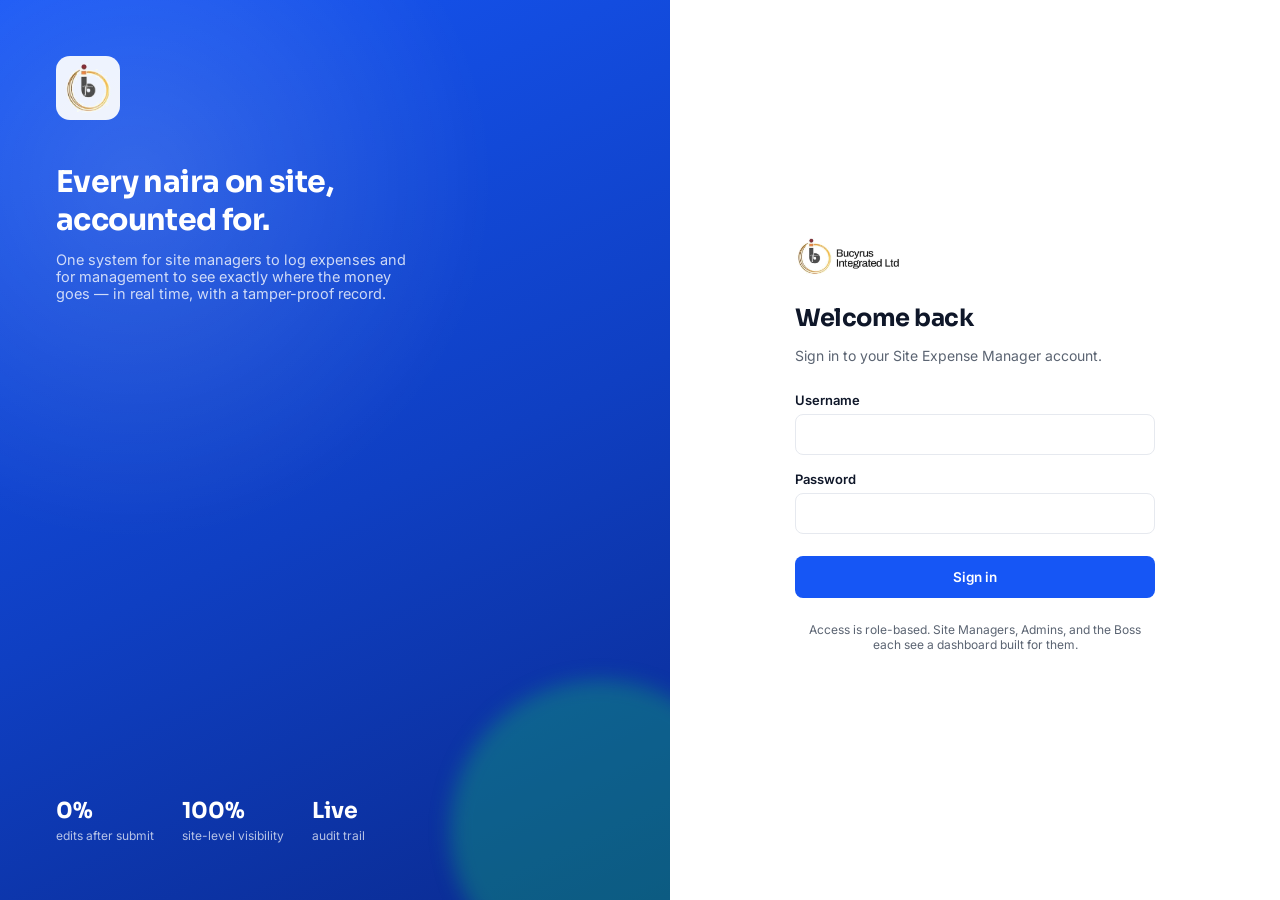
<file: main-expense-tracker/index.html>
<!DOCTYPE html>
<html lang="en">
<head>
<meta charset="UTF-8">
<meta name="viewport" content="width=device-width, initial-scale=1.0">
<title>Site Expense Manager — Sign In</title>
<link rel="icon" type="image/png" href="assets/img/favicon.png">
<link rel="preconnect" href="https://fonts.googleapis.com">
<link href="https://fonts.googleapis.com/css2?family=Sora:wght@600;700&family=Inter:wght@400;500;600;700&display=swap" rel="stylesheet">
<link rel="stylesheet" href="css/style.css">
<link rel="stylesheet" href="css/login.css">
</head>
<body>

<div class="login-screen">
  <div class="login-visual">
    <div>
      <img src="assets/img/bucyrus-icon.png" alt="Bucyrus Integrated Ltd" class="mark-img-lg">
      <h2>Every naira on site, accounted for.</h2>
      <p>One system for site managers to log expenses and for management to see exactly where the money goes — in real time, with a tamper-proof record.</p>
    </div>
    <div class="stats">
      <div><b>0%</b><span>edits after submit</span></div>
      <div><b>100%</b><span>site-level visibility</span></div>
      <div><b>Live</b><span>audit trail</span></div>
    </div>
  </div>

  <div class="login-form-side">
    <div class="login-box">
      <img src="assets/img/bucyrus-logo-full.png" alt="Bucyrus Integrated Ltd" class="login-logo">
      <h1>Welcome back</h1>
      <p class="lead">Sign in to your Site Expense Manager account.</p>

      <div class="login-error" id="loginError"></div>

      <form id="loginForm">
        <div class="field">
          <label for="username">Username</label>
          <input type="text" id="username" autocomplete="username" required>
        </div>
        <div class="field">
          <label for="password">Password</label>
          <input type="password" id="password" autocomplete="current-password" required>
        </div>
        <button type="submit" class="btn btn-primary" id="loginBtn">Sign in</button>
      </form>

      <p class="login-foot">Access is role-based. Site Managers, Admins, and the Boss each see a dashboard built for them.</p>
    </div>
  </div>
</div>

<script src="js/api.js"></script>
<script src="js/auth.js"></script>
<script src="js/login.js"></script>
</body>
</html>
</file>
<file: main-expense-tracker/css/style.css>
/* ==========================================================
   style.css — base tokens, reset, and shared layout
   ========================================================== */

:root {
  --color-primary: #1656F5;
  --color-primary-dark: #0F3FC2;
  --color-primary-light: #EAF0FF;
  --color-accent: #12B76A;
  --color-accent-light: #E7F9F0;
  --color-ink: #0F1729;
  --color-ink-muted: #5B6472;
  --color-border: #E6E9EF;
  --color-bg: #F6F8FC;
  --color-surface: #FFFFFF;
  --color-danger: #E0402A;
  --color-warning: #DD9827;

  --radius-sm: 8px;
  --radius-md: 12px;
  --radius-lg: 18px;

  --shadow-card: 0 1px 2px rgba(15, 23, 41, 0.04), 0 8px 24px rgba(15, 23, 41, 0.04);
  --shadow-pop: 0 12px 32px rgba(15, 23, 41, 0.12);

  --sidebar-w: 248px;
  --font-display: 'Sora', 'Segoe UI', sans-serif;
  --font-body: 'Inter', 'Segoe UI', sans-serif;
}

* { box-sizing: border-box; }
html, body { height: 100%; }

body {
  margin: 0;
  font-family: var(--font-body);
  color: var(--color-ink);
  background: var(--color-bg);
  -webkit-font-smoothing: antialiased;
}

h1, h2, h3, h4 {
  font-family: var(--font-display);
  margin: 0;
  letter-spacing: -0.02em;
}

a { color: inherit; text-decoration: none; }
button { font-family: inherit; cursor: pointer; }

/* ---------- App shell ---------- */
.app-shell {
  display: flex;
  min-height: 100vh;
}

.sidebar {
  width: var(--sidebar-w);
  flex-shrink: 0;
  background: var(--color-surface);
  border-right: 1px solid var(--color-border);
  display: flex;
  flex-direction: column;
  padding: 20px 16px;
  position: sticky;
  top: 0;
  height: 100vh;
}

.sidebar-brand {
  display: flex;
  align-items: center;
  gap: 10px;
  padding: 8px 8px 24px;
}

.sidebar-brand .mark {
  width: 36px; height: 36px;
  border-radius: 10px;
  background: linear-gradient(135deg, var(--color-primary), var(--color-accent));
  display: flex; align-items: center; justify-content: center;
  color: #fff; font-weight: 700; font-family: var(--font-display);
}

.sidebar-brand .mark-img {
  width: 38px; height: 38px;
  object-fit: contain;
  flex-shrink: 0;
}

.sidebar-brand .name { font-family: var(--font-display); font-weight: 700; font-size: 15px; }
.sidebar-brand .tag { font-size: 11px; color: var(--color-ink-muted); }

.sidebar-nav { display: flex; flex-direction: column; gap: 2px; flex: 1; }

.sidebar-nav a {
  display: flex; align-items: center; gap: 10px;
  padding: 10px 12px;
  border-radius: var(--radius-sm);
  color: var(--color-ink-muted);
  font-size: 14px; font-weight: 500;
}

.sidebar-nav a:hover { background: var(--color-bg); color: var(--color-ink); }
.sidebar-nav a.active { background: var(--color-primary-light); color: var(--color-primary-dark); }
.sidebar-nav .icon { width: 18px; text-align: center; }

.sidebar-user {
  border-top: 1px solid var(--color-border);
  padding-top: 12px;
  display: flex; align-items: center; gap: 10px;
}

.sidebar-user .avatar {
  width: 34px; height: 34px; border-radius: 50%;
  background: var(--color-primary-light); color: var(--color-primary-dark);
  display: flex; align-items: center; justify-content: center;
  font-weight: 700; font-size: 13px;
}

.sidebar-user .who { font-size: 13px; font-weight: 600; line-height: 1.2; }
.sidebar-user .role { font-size: 11px; color: var(--color-ink-muted); }
.sidebar-user button.logout-btn {
  margin-left: auto; border: 1px solid var(--color-border); background: none;
  color: var(--color-ink-muted); font-size: 11.5px; font-weight: 600; padding: 6px 10px;
  border-radius: var(--radius-sm); white-space: nowrap;
}
.sidebar-user button.logout-btn:hover { background: var(--color-danger); border-color: var(--color-danger); color: #fff; }

/* ---------- Icons (inline SVG, replaces emoji) ---------- */
.ico {
  width: 16px; height: 16px; flex-shrink: 0;
  vertical-align: -3px; margin-right: 2px;
}
.ico-lg { width: 30px; height: 30px; margin: 0 0 10px; }
.sidebar-nav .icon svg { width: 18px; height: 18px; margin-right: 0; }
.stat-card .label svg { margin-right: 2px; }
.empty-state .icon svg { color: var(--color-ink-muted); }
.confirm-note svg { flex-shrink: 0; margin-top: 1px; color: #8A6416; }

/* ---------- Form fields (shared across every page — login, add-expense, add-user, add-site) ---------- */
.field { margin-bottom: 16px; }
.field label { display: block; font-size: 13px; font-weight: 600; margin-bottom: 6px; color: var(--color-ink); }
.field input, .field select, .field textarea {
  width: 100%; padding: 11px 12px;
  border: 1px solid var(--color-border); border-radius: var(--radius-sm);
  font-size: 14px; font-family: inherit; background: #fff; color: var(--color-ink);
}
.field input:focus, .field select:focus, .field textarea:focus {
  outline: none; border-color: var(--color-primary);
  box-shadow: 0 0 0 3px var(--color-primary-light);
}
.field input::placeholder, .field textarea::placeholder { color: #A6ADB8; }

.main {
  flex: 1;
  min-width: 0;
  padding: 28px 32px 48px;
}

.topbar {
  display: flex; align-items: center; justify-content: space-between;
  margin-bottom: 24px; flex-wrap: wrap; gap: 12px;
}

.topbar h1 { font-size: 22px; }
.topbar .sub { color: var(--color-ink-muted); font-size: 13px; margin-top: 2px; }

/* ---------- Cards / stat widgets ---------- */
.stat-grid {
  display: grid;
  grid-template-columns: repeat(auto-fit, minmax(190px, 1fr));
  gap: 16px;
  margin-bottom: 24px;
}

.stat-card {
  background: var(--color-surface);
  border: 1px solid var(--color-border);
  border-radius: var(--radius-md);
  padding: 18px 20px;
  box-shadow: var(--shadow-card);
}

.stat-card .label {
  font-size: 12.5px; color: var(--color-ink-muted); font-weight: 600;
  display: flex; align-items: center; gap: 6px; margin-bottom: 10px;
}

.stat-card .value { font-family: var(--font-display); font-size: 26px; font-weight: 700; }
.stat-card .value.accent { color: var(--color-accent); }
.stat-card .value.primary { color: var(--color-primary); }

.card {
  background: var(--color-surface);
  border: 1px solid var(--color-border);
  border-radius: var(--radius-md);
  padding: 20px;
  box-shadow: var(--shadow-card);
  margin-bottom: 20px;
}

.card-head {
  display: flex; align-items: center; justify-content: space-between;
  margin-bottom: 16px; flex-wrap: wrap; gap: 10px;
}

.card-head h3 { font-size: 15px; }

/* ---------- Buttons ---------- */
.btn {
  display: inline-flex; align-items: center; gap: 8px;
  padding: 10px 16px;
  border-radius: var(--radius-sm);
  border: 1px solid transparent;
  font-size: 13.5px; font-weight: 600;
  transition: transform 0.05s ease, opacity 0.15s ease;
}
.btn:active { transform: scale(0.98); }

.btn-primary { background: var(--color-primary); color: #fff; }
.btn-primary:hover { background: var(--color-primary-dark); }

.btn-accent { background: var(--color-accent); color: #fff; }
.btn-accent:hover { opacity: 0.9; }

.btn-outline { background: #fff; border-color: var(--color-border); color: var(--color-ink); }
.btn-outline:hover { border-color: var(--color-primary); color: var(--color-primary); }

.btn-ghost { background: transparent; color: var(--color-ink-muted); }
.btn-ghost:hover { background: var(--color-bg); }

.btn:disabled { opacity: 0.55; cursor: not-allowed; }

/* ---------- Table ---------- */
.table-wrap { overflow-x: auto; }
table { width: 100%; border-collapse: collapse; font-size: 13.5px; }
thead th {
  text-align: left; padding: 10px 12px;
  color: var(--color-ink-muted); font-weight: 600; font-size: 12px;
  text-transform: uppercase; letter-spacing: 0.03em;
  border-bottom: 1px solid var(--color-border);
  white-space: nowrap;
}
tbody td {
  padding: 12px; border-bottom: 1px solid var(--color-border);
  white-space: nowrap;
}
tbody tr:hover { background: var(--color-bg); }

.badge {
  display: inline-flex; align-items: center; gap: 4px;
  padding: 3px 10px; border-radius: 999px;
  font-size: 11.5px; font-weight: 600;
  background: var(--color-primary-light); color: var(--color-primary-dark);
}
.badge.green { background: var(--color-accent-light); color: #0A7A48; }
.badge.gray { background: var(--color-bg); color: var(--color-ink-muted); }
.badge.amber { background: #FFF3DC; color: #8A6416; }
.badge.red { background: #FDECEA; color: var(--color-danger); }

.empty-state {
  text-align: center; padding: 48px 16px; color: var(--color-ink-muted);
}
.empty-state .icon { font-size: 32px; margin-bottom: 10px; }

.toast {
  position: fixed; bottom: 24px; right: 24px;
  background: var(--color-ink); color: #fff;
  padding: 12px 18px; border-radius: var(--radius-sm);
  font-size: 13.5px; box-shadow: var(--shadow-pop);
  z-index: 999; opacity: 0; transform: translateY(8px);
  transition: all 0.2s ease; pointer-events: none;
}
.toast.show { opacity: 1; transform: translateY(0); }
.toast.error { background: var(--color-danger); }
.toast.success { background: var(--color-accent); }

.mobile-topbar { display: none; }

@media (max-width: 900px) {
  .sidebar { position: fixed; left: -260px; z-index: 50; transition: left 0.2s ease; box-shadow: var(--shadow-pop); }
  .sidebar.open { left: 0; }
  .main { padding: 20px 16px 40px; }
  .mobile-topbar {
    display: flex; align-items: center; justify-content: space-between;
    margin-bottom: 18px;
  }
  .mobile-topbar button {
    border: 1px solid var(--color-border); background: #fff;
    border-radius: var(--radius-sm); padding: 8px 12px; font-size: 18px;
  }
  .sidebar-backdrop { display: none; position: fixed; inset: 0; background: rgba(15,23,41,0.35); z-index: 40; }
  .sidebar-backdrop.show { display: block; }
}
</file>
<file: main-expense-tracker/css/login.css>
/* ==========================================================
   login.css
   ========================================================== */

.login-screen {
  min-height: 100vh;
  display: grid;
  grid-template-columns: 1.1fr 1fr;
}

.login-visual {
  background:
    radial-gradient(circle at 20% 20%, rgba(255,255,255,0.14), transparent 40%),
    linear-gradient(155deg, var(--color-primary) 0%, var(--color-primary-dark) 55%, #0A2A8F 100%);
  color: #fff;
  padding: 56px;
  display: flex; flex-direction: column; justify-content: space-between;
  position: relative;
  overflow: hidden;
}

.login-visual::after {
  content: '';
  position: absolute; right: -80px; bottom: -80px;
  width: 300px; height: 300px; border-radius: 50%;
  background: rgba(18, 183, 106, 0.35);
  filter: blur(10px);
}

.login-visual .mark {
  width: 44px; height: 44px; border-radius: 12px;
  background: rgba(255,255,255,0.15);
  display: flex; align-items: center; justify-content: center;
  font-family: var(--font-display); font-weight: 700;
}

.login-visual .mark-img-lg {
  width: 64px; height: 64px;
  object-fit: contain;
  background: rgba(255,255,255,0.92);
  border-radius: 14px;
  padding: 6px;
}

.login-box .login-logo {
  height: 40px;
  width: auto;
  object-fit: contain;
  margin-bottom: 22px;
}

.login-visual h2 {
  font-size: 30px; line-height: 1.25; max-width: 380px; margin-top: 40px;
}

.login-visual p { color: rgba(255,255,255,0.78); max-width: 360px; margin-top: 12px; font-size: 14.5px; }

.login-visual .stats { display: flex; gap: 28px; position: relative; z-index: 1; }
.login-visual .stats div b { display: block; font-family: var(--font-display); font-size: 22px; }
.login-visual .stats div span { font-size: 12px; color: rgba(255,255,255,0.7); }

.login-form-side {
  display: flex; align-items: center; justify-content: center;
  padding: 40px;
  background: var(--color-surface);
}

.login-box { width: 100%; max-width: 360px; }
.login-box h1 { font-size: 24px; margin-bottom: 6px; }
.login-box .lead { color: var(--color-ink-muted); font-size: 14px; margin-bottom: 28px; }

.field { margin-bottom: 16px; }


.login-box .btn-primary { width: 100%; justify-content: center; padding: 12px; margin-top: 6px; }

.login-error {
  background: #FDECEA; color: var(--color-danger);
  padding: 10px 12px; border-radius: var(--radius-sm);
  font-size: 13px; margin-bottom: 16px; display: none;
}
.login-error.show { display: block; }

.login-foot { margin-top: 24px; font-size: 12px; color: var(--color-ink-muted); text-align: center; }

@media (max-width: 860px) {
  .login-screen { grid-template-columns: 1fr; }
  .login-visual { display: none; }
}
</file>
<file: main-expense-tracker/css/forms.css>
/* ==========================================================
   forms.css — Add Expense form layout
   ========================================================== */

.expense-form { max-width: 760px; }
.form-grid {
  display: grid; grid-template-columns: 1fr 1fr; gap: 16px 20px;
}
.form-grid .span-2 { grid-column: 1 / -1; }
@media (max-width: 700px) { .form-grid { grid-template-columns: 1fr; } }

.field-hint { font-size: 12px; color: var(--color-ink-muted); margin-top: 4px; }

.upload-box {
  border: 1.5px dashed var(--color-border);
  border-radius: var(--radius-sm);
  padding: 22px;
  text-align: center;
  color: var(--color-ink-muted);
  font-size: 13px;
  cursor: pointer;
  transition: border-color 0.15s ease;
}
.upload-box:hover { border-color: var(--color-primary); }
.upload-box strong { color: var(--color-ink); }
.upload-box .file-name { margin-top: 8px; font-weight: 600; color: var(--color-accent); }

.form-actions {
  display: flex; gap: 10px; justify-content: flex-end;
  margin-top: 8px; padding-top: 16px; border-top: 1px solid var(--color-border);
}

.confirm-note {
  display: flex; gap: 10px; align-items: flex-start;
  background: #FFF8E8; border: 1px solid #F5E3B3;
  padding: 12px 14px; border-radius: var(--radius-sm);
  font-size: 12.5px; color: #8A6416; margin-bottom: 18px;
}
</file>
<file: main-expense-tracker/css/dashboard.css>
/* ==========================================================
   dashboard.css
   ========================================================== */

.grid-2 { display: grid; grid-template-columns: 1.4fr 1fr; gap: 20px; }
@media (max-width: 1100px) { .grid-2 { grid-template-columns: 1fr; } }

.chart-box { height: 280px; position: relative; }

.filter-row {
  display: flex; flex-wrap: wrap; gap: 10px; margin-bottom: 16px;
}
.filter-row input, .filter-row select {
  padding: 9px 12px; border: 1px solid var(--color-border);
  border-radius: var(--radius-sm); font-size: 13.5px; font-family: inherit;
  background: #fff;
}
.filter-row input:focus, .filter-row select:focus {
  outline: none; border-color: var(--color-primary);
}

.legend-list { display: flex; flex-direction: column; gap: 10px; }
.legend-row { display: flex; align-items: center; gap: 10px; font-size: 13px; }
.legend-row .dot { width: 10px; height: 10px; border-radius: 3px; flex-shrink: 0; }
.legend-row .amt { margin-left: auto; font-weight: 600; }

.kv-row {
  display: flex; justify-content: space-between; padding: 9px 0;
  border-bottom: 1px dashed var(--color-border); font-size: 13.5px;
}
.kv-row:last-child { border-bottom: none; }
.kv-row .k { color: var(--color-ink-muted); }
.kv-row .v { font-weight: 600; }

.export-row { display: flex; gap: 10px; flex-wrap: wrap; }

/* ---------- Project Health ---------- */
.project-list { display: flex; flex-direction: column; gap: 14px; }

.project-card {
  border: 1px solid var(--color-border);
  border-radius: var(--radius-md);
  padding: 16px 18px;
}

.project-card-head {
  display: flex; align-items: flex-start; justify-content: space-between;
  gap: 12px; margin-bottom: 10px;
}

.project-name { font-family: var(--font-display); font-weight: 700; font-size: 15px; }
.project-site { font-size: 12.5px; color: var(--color-ink-muted); margin-top: 2px; }

.progress-bar {
  height: 8px; border-radius: 999px; background: var(--color-bg);
  overflow: hidden; margin-bottom: 10px;
}
.progress-fill { height: 100%; border-radius: 999px; transition: width 0.3s ease; }
.progress-fill.green { background: var(--color-accent); }
.progress-fill.amber { background: #DD9827; }
.progress-fill.red { background: var(--color-danger); }
.progress-fill.gray { background: var(--color-ink-muted); }

.project-card-foot {
  display: flex; align-items: center; justify-content: space-between;
  font-size: 13px; color: var(--color-ink-muted); flex-wrap: wrap; gap: 6px;
}
.project-card-foot strong { color: var(--color-ink); }
.project-card-foot .over-amount { color: var(--color-danger); font-weight: 600; }
.kv-row-inline { font-size: 12.5px; color: var(--color-ink-muted); }
</file>
